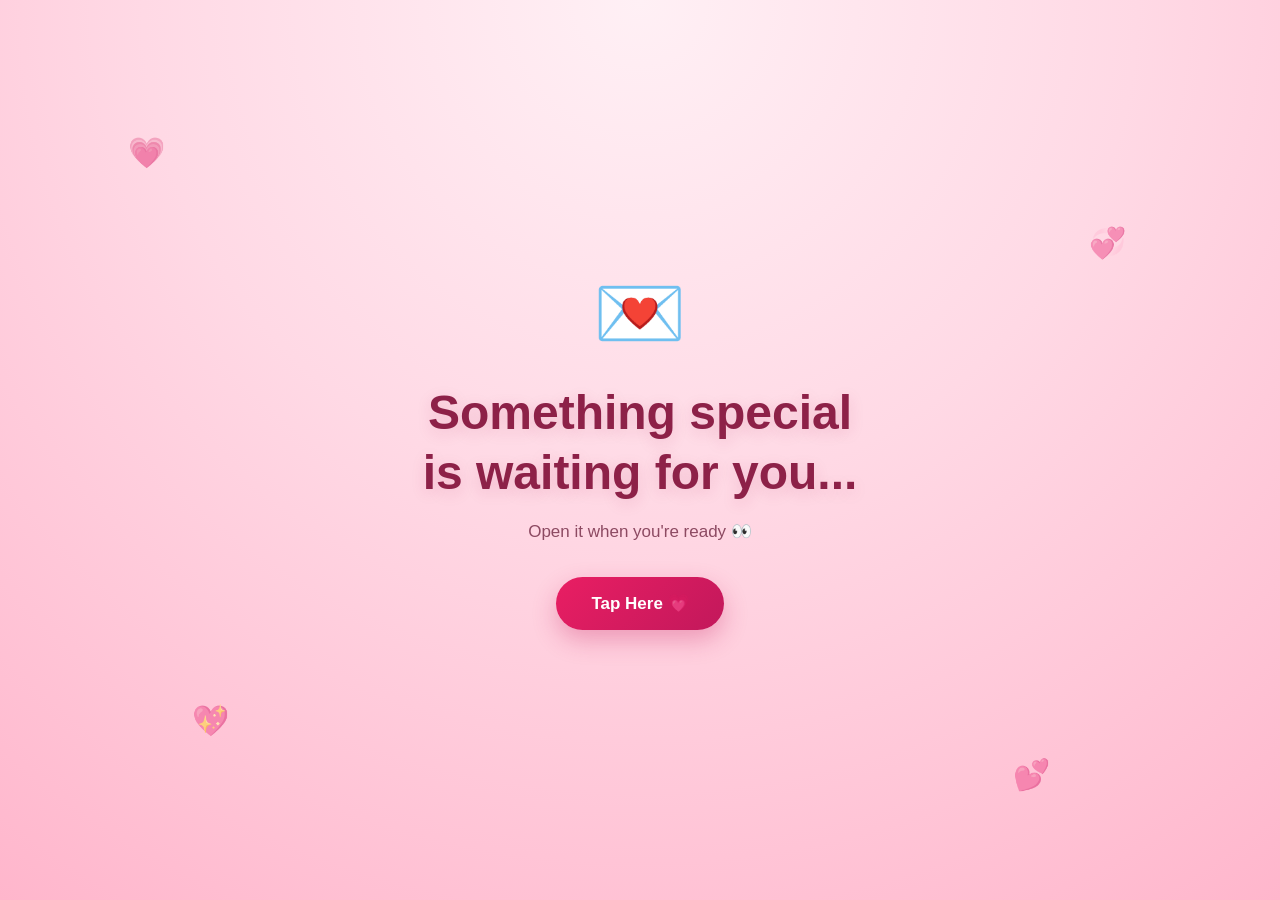
<file: index.html>
<!DOCTYPE html>
<html lang="si">
<head>
    <meta charset="UTF-8">
    <meta name="viewport" content="width=device-width, initial-scale=1.0">
    <title>For Someone Special 💗</title>
    <link rel="stylesheet" href="style.css">
</head>

<body class="home-page">

    <div class="floating-heart heart-one">💗</div>
    <div class="floating-heart heart-two">💞</div>
    <div class="floating-heart heart-three">💖</div>
    <div class="floating-heart heart-four">💕</div>

    <main class="home-content">

        <div class="envelope">💌</div>

        <h1 class="home-title">
            Something special<br>
            is waiting for you...
        </h1>

        <p class="home-subtitle">
            Open it when you're ready 👀
        </p>

        <button onclick="openMessage()" class="tap-button">
            Tap Here 💗
        </button>

    </main>

    <script src="script.js"></script>

</body>
</html>
</file>
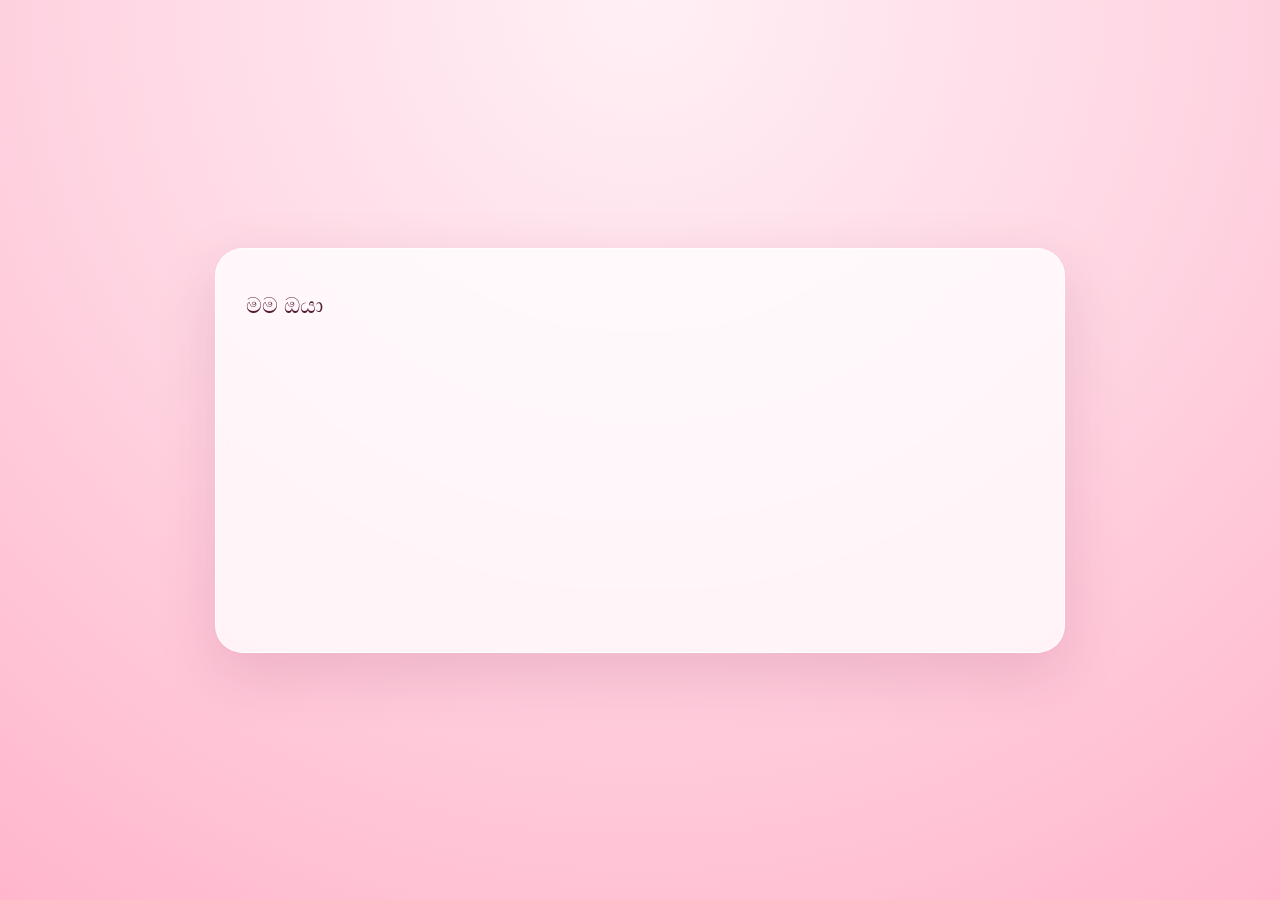
<file: message.html>
<!DOCTYPE html>
<html lang="si">
<head>
    <meta charset="UTF-8">
    <meta name="viewport" content="width=device-width, initial-scale=1.0">
    <title>For You 💗</title>
    <link rel="stylesheet" href="style.css">
</head>

<body class="message-page">

    <div class="hearts-container" id="heartsContainer"></div>

    <main class="message-wrapper">

        <div class="message-card">
            <div id="typedText" class="typed-text"></div>

            <div id="nextButtonContainer" class="next-button-container">
                <button onclick="goToQuestion()" class="romantic-button">
                    Next Page 💗
                </button>
            </div>
        </div>

    </main>

    <script src="script.js"></script>

</body>
</html>
</file>
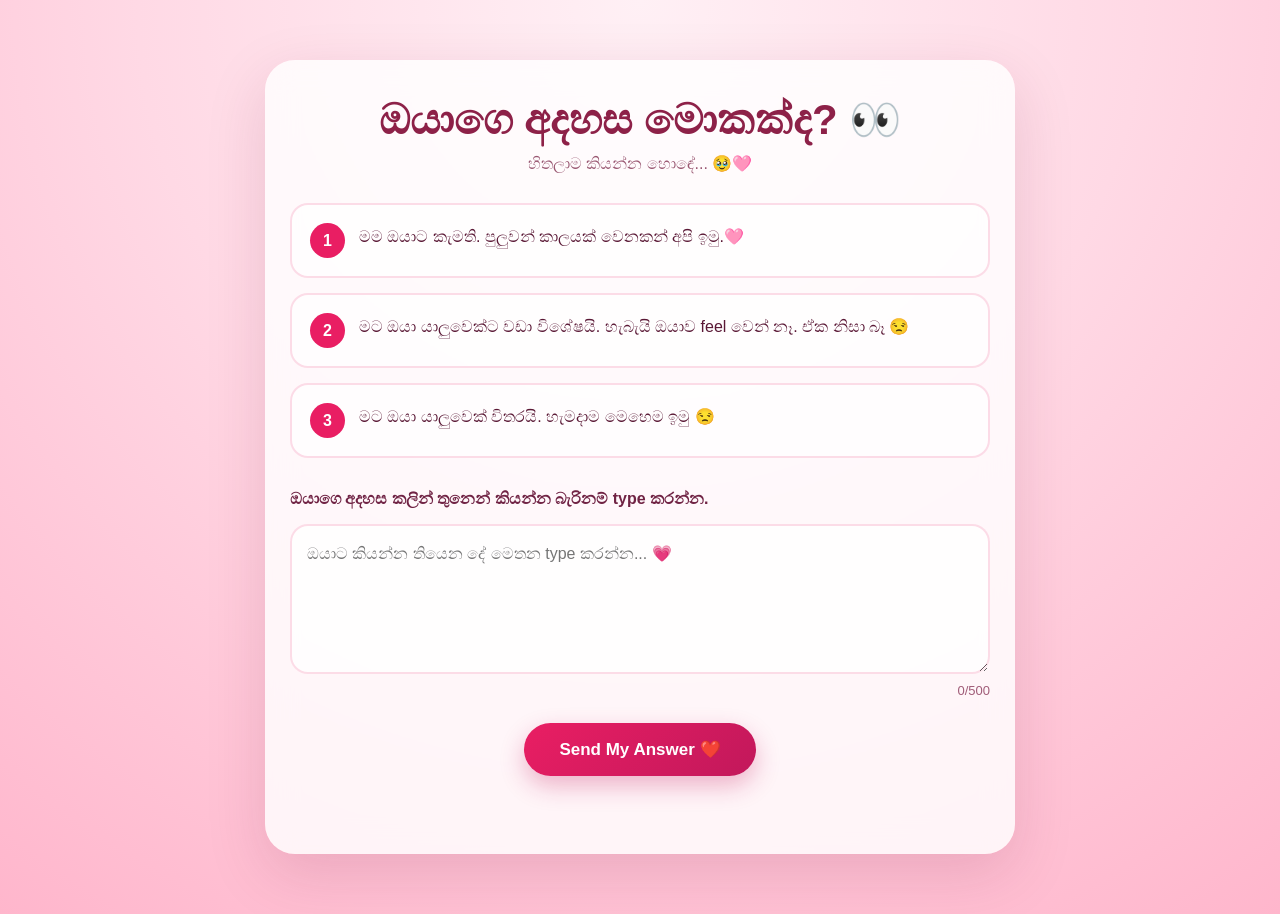
<file: question.html>
<!DOCTYPE html>
<html lang="si">
<head>
    <meta charset="UTF-8">
    <meta name="viewport" content="width=device-width, initial-scale=1.0">

    <title>ඔයාගෙ අදහස? 👀</title>

    <link rel="stylesheet" href="style.css">
</head>

<body class="question-page">

    <main class="question-wrapper">

        <div class="question-card">

            <h1 class="question-title">
                ඔයාගෙ අදහස මොකක්ද? 👀
            </h1>

            <p class="question-subtitle">
                හිතලාම කියන්න හොඳේ... 🥹🩷
            </p>

            <form id="proposalForm">

                <div class="options">

                    <button type="button"
                            class="option"
                            data-option="1">
                        <span class="option-number">1</span>

                        <span>
                            මම ඔයාට කැමති.
                            පුලුවන් කාලයක් වෙනකන් අපි ඉමු.🩷
                        </span>
                    </button>


                    <button type="button"
                            class="option"
                            data-option="2">
                        <span class="option-number">2</span>

                        <span>
                            මට ඔයා යාලුවෙක්ට වඩා විශේෂයි.
                            හැබැයි ඔයාව feel වෙන් නෑ.
                            ඒක නිසා බෑ 😒
                        </span>
                    </button>


                    <button type="button"
                            class="option"
                            data-option="3">
                        <span class="option-number">3</span>

                        <span>
                            මට ඔයා යාලුවෙක් විතරයි.
                            හැමදාම මෙහෙම ඉමු 😒
                        </span>
                    </button>

                </div>


                <div class="custom-answer">

                    <label for="customMessage">
                        ඔයාගෙ අදහස කලින් තුනෙන් කියන්න බැරිනම් type කරන්න.
                    </label>

                    <textarea
                        id="customMessage"
                        name="customMessage"
                        maxlength="500"
                        placeholder="ඔයාට කියන්න තියෙන දේ මෙතන type කරන්න... 💗"></textarea>

                    <div class="character-count">
                        <span id="charCount">0</span>/500
                    </div>

                </div>


                <input type="hidden"
                       id="selectedOption"
                       name="selectedOption"
                       value="">

                <button type="submit"
                        id="submitButton"
                        class="submit-button">
                    Send My Answer ❤️
                </button>

            </form>

            <p id="formStatus" class="form-status"></p>

        </div>

    </main>

    <script src="script.js"></script>

</body>
</html>
</file>
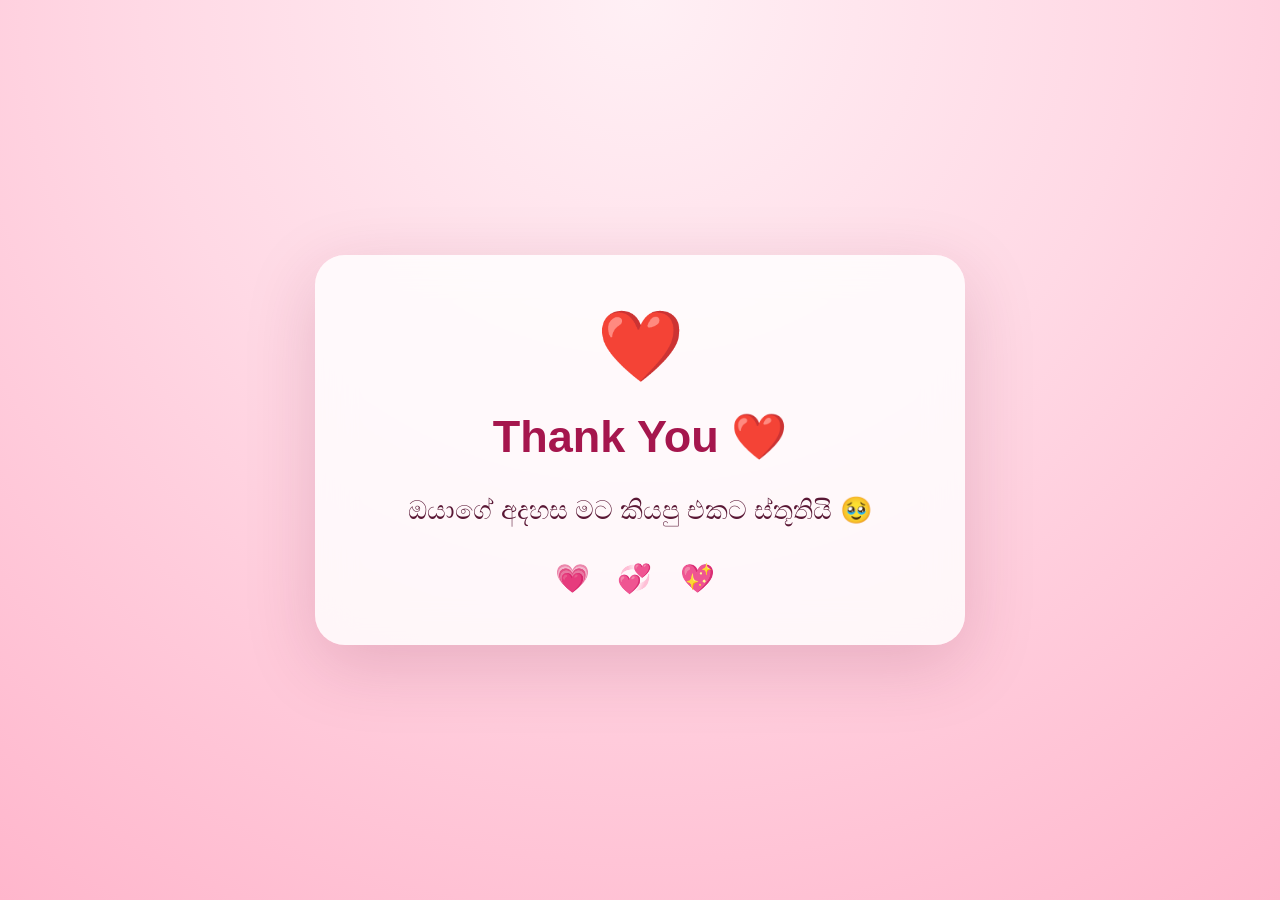
<file: result.html>
<!DOCTYPE html>
<html lang="si">

<head>

    <meta charset="UTF-8">

    <meta name="viewport"
          content="width=device-width, initial-scale=1.0">

    <title>For You ❤️</title>

    <link rel="stylesheet"
          href="style.css">

</head>


<body class="result-page">

    <div id="resultHearts"
         class="result-hearts">
    </div>


    <main class="result-wrapper">

        <div class="result-card">

            <div class="result-emoji">
                ❤️
            </div>

            <h1 id="resultTitle"
                class="result-title">
            </h1>

            <p id="resultMessage"
               class="result-message">
            </p>

            <div class="result-decoration">
                💗 💞 💖
            </div>

        </div>

    </main>


    <script src="script.js"></script>

</body>

</html>
</file>
<file: style.css>
/* =====================================================
   ROMANTIC PROPOSAL WEBSITE
   STYLE
   ===================================================== */

* {
    box-sizing: border-box;
    margin: 0;
    padding: 0;
}


html {
    scroll-behavior: smooth;
}


body {
    font-family:
        "Noto Sans Sinhala",
        "Noto Sans",
        Arial,
        sans-serif;

    min-height: 100vh;

    overflow-x: hidden;

    background:
        radial-gradient(
            circle at top,
            #fff0f5,
            #ffd9e5 45%,
            #ffb6cc
        );

    color: #5a1835;

    transition:
        opacity 0.5s ease,
        transform 0.5s ease;
}


/* =====================================================
   PAGE TRANSITION
   ===================================================== */

.page-exit {
    opacity: 0;
    transform: scale(1.03);
}


/* =====================================================
   PAGE 1
   ===================================================== */

.home-page {
    display: flex;

    align-items: center;

    justify-content: center;

    position: relative;

    min-height: 100vh;

    text-align: center;
}


.home-content {
    position: relative;

    z-index: 5;

    width: min(90%, 600px);

    padding: 40px 25px;

    animation:
        pageAppear 1.2s ease forwards;
}


.envelope {
    font-size: 75px;

    margin-bottom: 25px;

    animation:
        envelopeFloat 3s ease-in-out infinite;
}


.home-title {
    font-size: clamp(28px, 7vw, 48px);

    line-height: 1.25;

    color: #8d2148;

    margin-bottom: 18px;

    text-shadow:
        0 4px 15px
        rgba(160, 30, 80, 0.15);
}


.home-subtitle {
    font-size: 17px;

    margin-bottom: 35px;

    color: #8d4a62;
}


.tap-button,
.romantic-button,
.submit-button {
    border: none;

    cursor: pointer;

    color: white;

    background:
        linear-gradient(
            135deg,
            #e91e63,
            #c2185b
        );

    padding: 16px 35px;

    border-radius: 50px;

    font-size: 17px;

    font-weight: bold;

    box-shadow:
        0 10px 25px
        rgba(194, 24, 91, 0.3);

    transition:
        transform 0.25s ease,
        box-shadow 0.25s ease;
}


.tap-button:hover,
.romantic-button:hover,
.submit-button:hover {
    transform:
        translateY(-4px)
        scale(1.03);

    box-shadow:
        0 15px 35px
        rgba(194, 24, 91, 0.4);
}


.tap-button:active,
.romantic-button:active,
.submit-button:active {
    transform: scale(0.96);
}


/* Floating hearts */

.floating-heart {
    position: absolute;

    font-size: 30px;

    opacity: 0.55;

    animation:
        floating 5s ease-in-out infinite;
}


.heart-one {
    top: 15%;
    left: 10%;
}


.heart-two {
    top: 25%;
    right: 12%;

    animation-delay: 1s;
}


.heart-three {
    bottom: 18%;
    left: 15%;

    animation-delay: 2s;
}


.heart-four {
    bottom: 12%;
    right: 18%;

    animation-delay: 3s;
}


/* =====================================================
   PAGE 2
   ===================================================== */

.message-page {
    min-height: 100vh;

    position: relative;

    overflow: hidden;

    display: flex;

    align-items: center;

    justify-content: center;
}


.message-wrapper {
    width: min(94%, 850px);

    position: relative;

    z-index: 5;

    padding: 35px 0;
}


.message-card {
    background:
        rgba(255, 255, 255, 0.78);

    backdrop-filter:
        blur(15px);

    -webkit-backdrop-filter:
        blur(15px);

    border:
        1px solid
        rgba(255,255,255,0.8);

    border-radius: 28px;

    padding:
        35px 30px;

    box-shadow:
        0 20px 60px
        rgba(130, 20, 65, 0.15);
}


.typed-text {
    font-size:
        clamp(17px, 3.7vw, 22px);

    line-height: 2;

    color: #541a34;

    text-align: left;

    white-space: normal;

    min-height: 250px;
}


/* Heart rain */

.hearts-container {
    position: fixed;

    inset: 0;

    pointer-events: none;

    overflow: hidden;

    z-index: 20;
}


.falling-heart {
    position: absolute;

    top: -40px;

    opacity: 0.9;

    animation:
        heartFall linear forwards;

    will-change:
        transform,
        top;
}


@keyframes heartFall {

    0% {
        transform:
            translateX(0)
            rotate(0deg);

        top: -50px;

        opacity: 0;
    }

    10% {
        opacity: 0.95;
    }

    100% {
        transform:
            translateX(var(--movement))
            rotate(var(--rotation));

        top: 110vh;

        opacity: 0.15;
    }
}


.next-button-container {
    display: flex;

    justify-content: center;

    margin-top: 30px;

    opacity: 0;

    transform:
        translateY(20px);

    pointer-events: none;

    transition:
        opacity 0.8s ease,
        transform 0.8s ease;
}


.next-button-container.show {
    opacity: 1;

    transform:
        translateY(0);

    pointer-events: auto;
}


/* =====================================================
   PAGE 3
   ===================================================== */

.question-page {
    min-height: 100vh;

    padding:
        40px 15px;
}


.question-wrapper {
    width: min(95%, 750px);

    margin:
        0 auto;

    padding:
        20px 0;
}


.question-card {
    background:
        rgba(255,255,255,0.82);

    backdrop-filter:
        blur(15px);

    border-radius:
        30px;

    padding:
        35px 25px;

    box-shadow:
        0 20px 60px
        rgba(120, 20, 60, 0.15);

    animation:
        cardAppear 1s ease forwards;
}


.question-title {
    text-align: center;

    font-size:
        clamp(28px, 7vw, 42px);

    color:
        #8d2148;

    margin-bottom:
        10px;

    animation:
        titleAppear 1s ease;
}


.question-subtitle {
    text-align: center;

    margin-bottom:
        30px;

    color:
        #9a5872;
}


/* Options */

.options {
    display:
        flex;

    flex-direction:
        column;

    gap:
        15px;
}


.option {
    width: 100%;

    border:
        2px solid
        rgba(233, 30, 99, 0.15);

    background:
        rgba(255,255,255,0.7);

    border-radius:
        18px;

    padding:
        18px;

    display:
        flex;

    align-items:
        flex-start;

    gap:
        14px;

    text-align:
        left;

    font-size:
        16px;

    line-height:
        1.7;

    color:
        #5a1835;

    cursor:
        pointer;

    transition:
        all 0.3s ease;

    animation:
        optionAppear 0.7s ease backwards;
}


.option:nth-child(1) {
    animation-delay:
        0.3s;
}


.option:nth-child(2) {
    animation-delay:
        0.5s;
}


.option:nth-child(3) {
    animation-delay:
        0.7s;
}


.option:hover {
    transform:
        translateY(-3px);

    border-color:
        #e91e63;

    box-shadow:
        0 10px 25px
        rgba(233,30,99,0.12);
}


.option.selected {
    border-color:
        #e91e63;

    background:
        #fff0f5;

    transform:
        scale(1.015);

    box-shadow:
        0 10px 30px
        rgba(233,30,99,0.18);
}


.option-number {
    min-width:
        35px;

    height:
        35px;

    display:
        flex;

    align-items:
        center;

    justify-content:
        center;

    border-radius:
        50%;

    background:
        #e91e63;

    color:
        white;

    font-weight:
        bold;
}


/* Text box */

.custom-answer {
    margin-top:
        28px;
}


.custom-answer label {
    display:
        block;

    margin-bottom:
        12px;

    font-weight:
        bold;

    line-height:
        1.6;

    color:
        #702344;
}


textarea {
    width:
        100%;

    min-height:
        150px;

    resize:
        vertical;

    border:
        2px solid
        rgba(233,30,99,0.15);

    border-radius:
        18px;

    padding:
        15px;

    font-family:
        inherit;

    font-size:
        16px;

    line-height:
        1.6;

    color:
        #541a34;

    background:
        rgba(255,255,255,0.8);

    outline:
        none;

    transition:
        border 0.3s ease,
        box-shadow 0.3s ease;
}


textarea:focus {
    border-color:
        #e91e63;

    box-shadow:
        0 0 0 4px
        rgba(233,30,99,0.08);
}


.character-count {
    text-align:
        right;

    margin-top:
        5px;

    color:
        #a05c78;

    font-size:
        13px;
}


.submit-button {
    display:
        block;

    margin:
        25px auto 0;
}


.submit-button:disabled {
    opacity:
        0.6;

    cursor:
        not-allowed;
}


.form-status {
    text-align:
        center;

    margin-top:
        18px;

    min-height:
        25px;
}


.form-status.error {
    color:
        #c62828;
}


/* =====================================================
   PAGE 4
   ===================================================== */

.result-page {
    display:
        flex;

    align-items:
        center;

    justify-content:
        center;

    min-height:
        100vh;

    text-align:
        center;

    overflow:
        hidden;
}


.result-wrapper {
    width:
        min(92%, 650px);

    position:
        relative;

    z-index:
        5;
}


.result-card {
    background:
        rgba(255,255,255,0.82);

    backdrop-filter:
        blur(18px);

    border-radius:
        30px;

    padding:
        50px 30px;

    box-shadow:
        0 20px 70px
        rgba(120,20,60,0.18);

    animation:
        resultAppear 1.2s ease forwards;
}


.result-emoji {
    font-size:
        70px;

    margin-bottom:
        20px;

    animation:
        heartBeat 1.5s ease-in-out infinite;
}


.result-title {
    font-size:
        clamp(27px, 7vw, 45px);

    line-height:
        1.35;

    color:
        #a5164d;

    margin-bottom:
        20px;

    animation:
        romanticText 1.2s ease;
}


.result-message {
    font-size:
        clamp(19px, 4.5vw, 26px);

    line-height:
        1.7;

    color:
        #5a1835;

    animation:
        romanticText 1.5s ease;
}


.result-decoration {
    margin-top:
        30px;

    font-size:
        28px;

    letter-spacing:
        10px;

    animation:
        decorationAppear 2s ease;
}


.result-hearts {
    position:
        fixed;

    inset:
        0;

    pointer-events:
        none;

    overflow:
        hidden;
}


.result-heart {
    position:
        absolute;

    top:
        -40px;

    font-size:
        20px;

    animation:
        resultHeartFall
        linear forwards;
}


@keyframes resultHeartFall {

    from {
        transform:
            translateY(0)
            rotate(0deg);

        opacity:
            0.9;
    }

    to {
        transform:
            translateY(110vh)
            rotate(360deg);

        opacity:
            0;
    }
}


/* =====================================================
   ANIMATIONS
   ===================================================== */

@keyframes pageAppear {

    from {
        opacity: 0;
        transform: scale(0.9);
    }

    to {
        opacity: 1;
        transform: scale(1);
    }
}


@keyframes envelopeFloat {

    0%, 100% {
        transform:
            translateY(0)
            rotate(-3deg);
    }

    50% {
        transform:
            translateY(-12px)
            rotate(3deg);
    }
}


@keyframes floating {

    0%, 100% {
        transform:
            translateY(0)
            rotate(0deg);
    }

    50% {
        transform:
            translateY(-25px)
            rotate(12deg);
    }
}


@keyframes cardAppear {

    from {
        opacity: 0;
        transform:
            translateY(35px)
            scale(0.95);
    }

    to {
        opacity: 1;
        transform:
            translateY(0)
            scale(1);
    }
}


@keyframes titleAppear {

    from {
        opacity: 0;
        transform:
            translateY(-25px)
            scale(0.9);
    }

    to {
        opacity: 1;
        transform:
            translateY(0)
            scale(1);
    }
}


@keyframes optionAppear {

    from {
        opacity: 0;
        transform:
            translateX(-30px);
    }

    to {
        opacity: 1;
        transform:
            translateX(0);
    }
}


@keyframes resultAppear {

    from {
        opacity: 0;
        transform:
            scale(0.75)
            translateY(30px);
    }

    to {
        opacity: 1;
        transform:
            scale(1)
            translateY(0);
    }
}


@keyframes romanticText {

    0% {
        opacity: 0;
        transform:
            translateY(20px);
        filter:
            blur(8px);
    }

    100% {
        opacity: 1;
        transform:
            translateY(0);
        filter:
            blur(0);
    }
}


@keyframes heartBeat {

    0%, 100% {
        transform:
            scale(1);
    }

    50% {
        transform:
            scale(1.18);
    }
}


@keyframes decorationAppear {

    from {
        opacity: 0;
        letter-spacing:
            0;
    }

    to {
        opacity: 1;
        letter-spacing:
            10px;
    }
}


/* =====================================================
   MOBILE
   ===================================================== */

@media (max-width: 600px) {

    .message-card {
        padding:
            25px 18px;
    }


    .typed-text {
        font-size:
            17px;

        line-height:
            1.9;
    }


    .question-card {
        padding:
            28px 17px;
    }


    .option {
        font-size:
            15px;

        padding:
            15px;
    }


    .option-number {
        min-width:
            31px;

        height:
            31px;
    }


    .result-card {
        padding:
            40px 22px;
    }


    .result-emoji {
        font-size:
            58px;
    }

}
</file>
